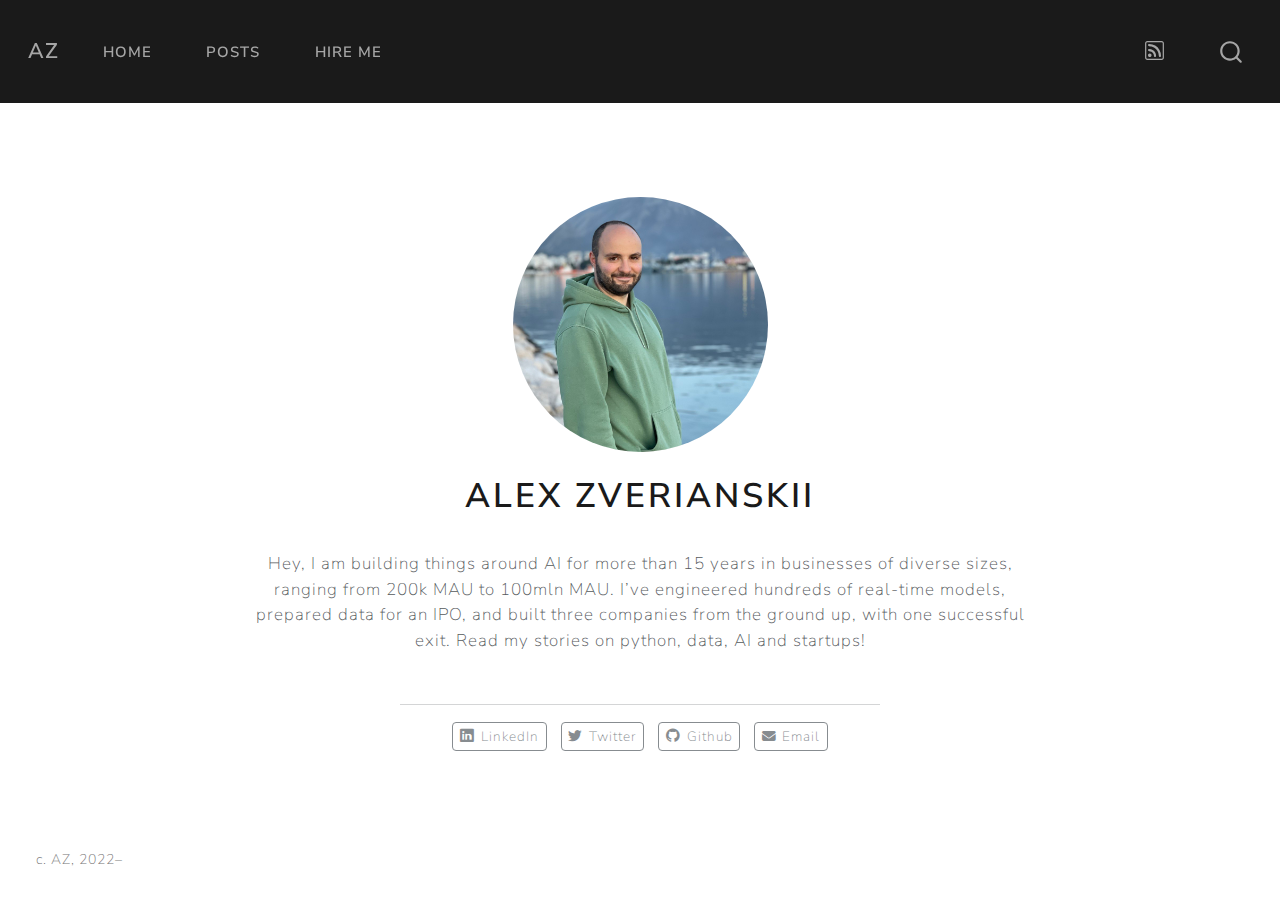
<file: index.html>
<!DOCTYPE html>
<html xmlns="http://www.w3.org/1999/xhtml" lang="en" xml:lang="en"><head>

<meta charset="utf-8">
<meta name="generator" content="quarto-1.5.54">

<meta name="viewport" content="width=device-width, initial-scale=1.0, user-scalable=yes">


<title>Alex Zverianskii – AZ</title>
<style>
code{white-space: pre-wrap;}
span.smallcaps{font-variant: small-caps;}
div.columns{display: flex; gap: min(4vw, 1.5em);}
div.column{flex: auto; overflow-x: auto;}
div.hanging-indent{margin-left: 1.5em; text-indent: -1.5em;}
ul.task-list{list-style: none;}
ul.task-list li input[type="checkbox"] {
  width: 0.8em;
  margin: 0 0.8em 0.2em -1em; /* quarto-specific, see https://github.com/quarto-dev/quarto-cli/issues/4556 */ 
  vertical-align: middle;
}
</style>


<script src="site_libs/quarto-nav/quarto-nav.js"></script>
<script src="site_libs/quarto-nav/headroom.min.js"></script>
<script src="site_libs/clipboard/clipboard.min.js"></script>
<script src="site_libs/quarto-search/autocomplete.umd.js"></script>
<script src="site_libs/quarto-search/fuse.min.js"></script>
<script src="site_libs/quarto-search/quarto-search.js"></script>
<meta name="quarto:offset" content="./">
<link href="./img/favicon.ico" rel="icon">
<script src="site_libs/quarto-html/quarto.js"></script>
<script src="site_libs/quarto-html/popper.min.js"></script>
<script src="site_libs/quarto-html/tippy.umd.min.js"></script>
<link href="site_libs/quarto-html/tippy.css" rel="stylesheet">
<link href="site_libs/quarto-html/quarto-syntax-highlighting.css" rel="stylesheet" id="quarto-text-highlighting-styles">
<script src="site_libs/bootstrap/bootstrap.min.js"></script>
<link href="site_libs/bootstrap/bootstrap-icons.css" rel="stylesheet">
<link href="site_libs/bootstrap/bootstrap.min.css" rel="stylesheet" id="quarto-bootstrap" data-mode="light">
<link href="site_libs/quarto-contrib/fontawesome6-0.1.0/all.css" rel="stylesheet">
<link href="site_libs/quarto-contrib/fontawesome6-0.1.0/latex-fontsize.css" rel="stylesheet">
<script id="quarto-search-options" type="application/json">{
  "location": "navbar",
  "copy-button": false,
  "collapse-after": 3,
  "panel-placement": "end",
  "type": "overlay",
  "limit": 50,
  "keyboard-shortcut": [
    "f",
    "/",
    "s"
  ],
  "show-item-context": false,
  "language": {
    "search-no-results-text": "No results",
    "search-matching-documents-text": "matching documents",
    "search-copy-link-title": "Copy link to search",
    "search-hide-matches-text": "Hide additional matches",
    "search-more-match-text": "more match in this document",
    "search-more-matches-text": "more matches in this document",
    "search-clear-button-title": "Clear",
    "search-text-placeholder": "",
    "search-detached-cancel-button-title": "Cancel",
    "search-submit-button-title": "Submit",
    "search-label": "Search"
  }
}</script>
<script type="text/javascript" src="form.js"></script>


<meta property="og:title" content="Alex Zverianskii – AZ">
<meta property="og:description" content="Personal blog with content on data, ML, AI and startups">
<meta property="og:image" content="https://www.zverianskii.com/img/me.jpg">
<meta property="og:site_name" content="AZ">
<meta name="twitter:title" content="Alex Zverianskii – AZ">
<meta name="twitter:description" content="Personal blog with content on data, ML, AI and startups">
<meta name="twitter:image" content="https://www.zverianskii.com/img/me.jpg">
<meta name="twitter:card" content="summary_large_image">
</head>

<body class="nav-fixed fullcontent">

<div id="quarto-search-results"></div>
  <header id="quarto-header" class="headroom fixed-top">
    <nav class="navbar navbar-expand-lg " data-bs-theme="dark">
      <div class="navbar-container container-fluid">
      <div class="navbar-brand-container mx-auto">
    <a class="navbar-brand" href="./index.html">
    <span class="navbar-title">AZ</span>
    </a>
  </div>
            <div id="quarto-search" class="" title="Search"></div>
          <button class="navbar-toggler" type="button" data-bs-toggle="collapse" data-bs-target="#navbarCollapse" aria-controls="navbarCollapse" role="menu" aria-expanded="false" aria-label="Toggle navigation" onclick="if (window.quartoToggleHeadroom) { window.quartoToggleHeadroom(); }">
  <span class="navbar-toggler-icon"></span>
</button>
          <div class="collapse navbar-collapse" id="navbarCollapse">
            <ul class="navbar-nav navbar-nav-scroll me-auto">
  <li class="nav-item">
    <a class="nav-link active" href="./index.html" aria-current="page"> 
<span class="menu-text">Home</span></a>
  </li>  
  <li class="nav-item">
    <a class="nav-link" href="./posts"> 
<span class="menu-text">Posts</span></a>
  </li>  
  <li class="nav-item">
    <a class="nav-link" href="./hire.html"> 
<span class="menu-text">Hire me</span></a>
  </li>  
</ul>
            <ul class="navbar-nav navbar-nav-scroll ms-auto">
  <li class="nav-item compact">
    <a class="nav-link" href="./posts/index.xml"> <i class="bi bi-rss" role="img">
</i> 
<span class="menu-text"></span></a>
  </li>  
</ul>
          </div> <!-- /navcollapse -->
            <div class="quarto-navbar-tools">
</div>
      </div> <!-- /container-fluid -->
    </nav>
</header>
<!-- content -->
<div id="quarto-content" class="quarto-container page-columns page-rows-contents page-layout-article page-navbar">
<!-- sidebar -->
<!-- margin-sidebar -->
    
<!-- main -->
<div class="quarto-about-jolla">
  <img src="img/me.jpg" class="about-image
  round " style="height: 15em; width: 15em;">
 <header id="title-block-header" class="quarto-title-block default">
<div class="quarto-title">
<h1 class="title">Alex Zverianskii</h1>
</div>
<div class="quarto-title-meta">
  </div>
</header><main class="content" id="quarto-document-content">
<p>Hey, I am building things around AI for more than 15 years in businesses of diverse sizes, ranging from 200k MAU to 100mln MAU. I’ve engineered hundreds of real-time models, prepared data for an IPO, and built three companies from the ground up, with one successful exit. Read my stories on python, data, AI and startups!</p>
<div class="ml-embedded" data-form="lbuNwR">
</div>


</main> 
  <hr class="about-sep">
   <div class="about-links">
  <a href="https://www.linkedin.com/in/zverianskii/" class="about-link" rel="" target="">
    <i class="bi bi-linkedin"></i>
     <span class="about-link-text">LinkedIn</span>
  </a>
  <a href="https://x.com/zverianskii" class="about-link" rel="" target="">
    <i class="bi bi-twitter"></i>
     <span class="about-link-text">Twitter</span>
  </a>
  <a href="https://github.com/zverianskii" class="about-link" rel="" target="">
    <i class="bi bi-github"></i>
     <span class="about-link-text">Github</span>
  </a>
  <a href="mailto:alex+web@zverianskii.com" class="about-link" rel="" target="">
     <span class="about-link-text"><i class="fa-solid fa-envelope" aria-label="envelope"></i> Email</span>
  </a>
</div>
</div>
 <!-- /main -->
<script id="quarto-html-after-body" type="application/javascript">
window.document.addEventListener("DOMContentLoaded", function (event) {
  const toggleBodyColorMode = (bsSheetEl) => {
    const mode = bsSheetEl.getAttribute("data-mode");
    const bodyEl = window.document.querySelector("body");
    if (mode === "dark") {
      bodyEl.classList.add("quarto-dark");
      bodyEl.classList.remove("quarto-light");
    } else {
      bodyEl.classList.add("quarto-light");
      bodyEl.classList.remove("quarto-dark");
    }
  }
  const toggleBodyColorPrimary = () => {
    const bsSheetEl = window.document.querySelector("link#quarto-bootstrap");
    if (bsSheetEl) {
      toggleBodyColorMode(bsSheetEl);
    }
  }
  toggleBodyColorPrimary();  
  const isCodeAnnotation = (el) => {
    for (const clz of el.classList) {
      if (clz.startsWith('code-annotation-')) {                     
        return true;
      }
    }
    return false;
  }
  const onCopySuccess = function(e) {
    // button target
    const button = e.trigger;
    // don't keep focus
    button.blur();
    // flash "checked"
    button.classList.add('code-copy-button-checked');
    var currentTitle = button.getAttribute("title");
    button.setAttribute("title", "Copied!");
    let tooltip;
    if (window.bootstrap) {
      button.setAttribute("data-bs-toggle", "tooltip");
      button.setAttribute("data-bs-placement", "left");
      button.setAttribute("data-bs-title", "Copied!");
      tooltip = new bootstrap.Tooltip(button, 
        { trigger: "manual", 
          customClass: "code-copy-button-tooltip",
          offset: [0, -8]});
      tooltip.show();    
    }
    setTimeout(function() {
      if (tooltip) {
        tooltip.hide();
        button.removeAttribute("data-bs-title");
        button.removeAttribute("data-bs-toggle");
        button.removeAttribute("data-bs-placement");
      }
      button.setAttribute("title", currentTitle);
      button.classList.remove('code-copy-button-checked');
    }, 1000);
    // clear code selection
    e.clearSelection();
  }
  const getTextToCopy = function(trigger) {
      const codeEl = trigger.previousElementSibling.cloneNode(true);
      for (const childEl of codeEl.children) {
        if (isCodeAnnotation(childEl)) {
          childEl.remove();
        }
      }
      return codeEl.innerText;
  }
  const clipboard = new window.ClipboardJS('.code-copy-button:not([data-in-quarto-modal])', {
    text: getTextToCopy
  });
  clipboard.on('success', onCopySuccess);
  if (window.document.getElementById('quarto-embedded-source-code-modal')) {
    // For code content inside modals, clipBoardJS needs to be initialized with a container option
    // TODO: Check when it could be a function (https://github.com/zenorocha/clipboard.js/issues/860)
    const clipboardModal = new window.ClipboardJS('.code-copy-button[data-in-quarto-modal]', {
      text: getTextToCopy,
      container: window.document.getElementById('quarto-embedded-source-code-modal')
    });
    clipboardModal.on('success', onCopySuccess);
  }
    var localhostRegex = new RegExp(/^(?:http|https):\/\/localhost\:?[0-9]*\//);
    var mailtoRegex = new RegExp(/^mailto:/);
      var filterRegex = new RegExp("https:\/\/www\.zverianskii\.com");
    var isInternal = (href) => {
        return filterRegex.test(href) || localhostRegex.test(href) || mailtoRegex.test(href);
    }
    // Inspect non-navigation links and adorn them if external
 	var links = window.document.querySelectorAll('a[href]:not(.nav-link):not(.navbar-brand):not(.toc-action):not(.sidebar-link):not(.sidebar-item-toggle):not(.pagination-link):not(.no-external):not([aria-hidden]):not(.dropdown-item):not(.quarto-navigation-tool):not(.about-link)');
    for (var i=0; i<links.length; i++) {
      const link = links[i];
      if (!isInternal(link.href)) {
        // undo the damage that might have been done by quarto-nav.js in the case of
        // links that we want to consider external
        if (link.dataset.originalHref !== undefined) {
          link.href = link.dataset.originalHref;
        }
      }
    }
  function tippyHover(el, contentFn, onTriggerFn, onUntriggerFn) {
    const config = {
      allowHTML: true,
      maxWidth: 500,
      delay: 100,
      arrow: false,
      appendTo: function(el) {
          return el.parentElement;
      },
      interactive: true,
      interactiveBorder: 10,
      theme: 'quarto',
      placement: 'bottom-start',
    };
    if (contentFn) {
      config.content = contentFn;
    }
    if (onTriggerFn) {
      config.onTrigger = onTriggerFn;
    }
    if (onUntriggerFn) {
      config.onUntrigger = onUntriggerFn;
    }
    window.tippy(el, config); 
  }
  const noterefs = window.document.querySelectorAll('a[role="doc-noteref"]');
  for (var i=0; i<noterefs.length; i++) {
    const ref = noterefs[i];
    tippyHover(ref, function() {
      // use id or data attribute instead here
      let href = ref.getAttribute('data-footnote-href') || ref.getAttribute('href');
      try { href = new URL(href).hash; } catch {}
      const id = href.replace(/^#\/?/, "");
      const note = window.document.getElementById(id);
      if (note) {
        return note.innerHTML;
      } else {
        return "";
      }
    });
  }
  const xrefs = window.document.querySelectorAll('a.quarto-xref');
  const processXRef = (id, note) => {
    // Strip column container classes
    const stripColumnClz = (el) => {
      el.classList.remove("page-full", "page-columns");
      if (el.children) {
        for (const child of el.children) {
          stripColumnClz(child);
        }
      }
    }
    stripColumnClz(note)
    if (id === null || id.startsWith('sec-')) {
      // Special case sections, only their first couple elements
      const container = document.createElement("div");
      if (note.children && note.children.length > 2) {
        container.appendChild(note.children[0].cloneNode(true));
        for (let i = 1; i < note.children.length; i++) {
          const child = note.children[i];
          if (child.tagName === "P" && child.innerText === "") {
            continue;
          } else {
            container.appendChild(child.cloneNode(true));
            break;
          }
        }
        if (window.Quarto?.typesetMath) {
          window.Quarto.typesetMath(container);
        }
        return container.innerHTML
      } else {
        if (window.Quarto?.typesetMath) {
          window.Quarto.typesetMath(note);
        }
        return note.innerHTML;
      }
    } else {
      // Remove any anchor links if they are present
      const anchorLink = note.querySelector('a.anchorjs-link');
      if (anchorLink) {
        anchorLink.remove();
      }
      if (window.Quarto?.typesetMath) {
        window.Quarto.typesetMath(note);
      }
      // TODO in 1.5, we should make sure this works without a callout special case
      if (note.classList.contains("callout")) {
        return note.outerHTML;
      } else {
        return note.innerHTML;
      }
    }
  }
  for (var i=0; i<xrefs.length; i++) {
    const xref = xrefs[i];
    tippyHover(xref, undefined, function(instance) {
      instance.disable();
      let url = xref.getAttribute('href');
      let hash = undefined; 
      if (url.startsWith('#')) {
        hash = url;
      } else {
        try { hash = new URL(url).hash; } catch {}
      }
      if (hash) {
        const id = hash.replace(/^#\/?/, "");
        const note = window.document.getElementById(id);
        if (note !== null) {
          try {
            const html = processXRef(id, note.cloneNode(true));
            instance.setContent(html);
          } finally {
            instance.enable();
            instance.show();
          }
        } else {
          // See if we can fetch this
          fetch(url.split('#')[0])
          .then(res => res.text())
          .then(html => {
            const parser = new DOMParser();
            const htmlDoc = parser.parseFromString(html, "text/html");
            const note = htmlDoc.getElementById(id);
            if (note !== null) {
              const html = processXRef(id, note);
              instance.setContent(html);
            } 
          }).finally(() => {
            instance.enable();
            instance.show();
          });
        }
      } else {
        // See if we can fetch a full url (with no hash to target)
        // This is a special case and we should probably do some content thinning / targeting
        fetch(url)
        .then(res => res.text())
        .then(html => {
          const parser = new DOMParser();
          const htmlDoc = parser.parseFromString(html, "text/html");
          const note = htmlDoc.querySelector('main.content');
          if (note !== null) {
            // This should only happen for chapter cross references
            // (since there is no id in the URL)
            // remove the first header
            if (note.children.length > 0 && note.children[0].tagName === "HEADER") {
              note.children[0].remove();
            }
            const html = processXRef(null, note);
            instance.setContent(html);
          } 
        }).finally(() => {
          instance.enable();
          instance.show();
        });
      }
    }, function(instance) {
    });
  }
      let selectedAnnoteEl;
      const selectorForAnnotation = ( cell, annotation) => {
        let cellAttr = 'data-code-cell="' + cell + '"';
        let lineAttr = 'data-code-annotation="' +  annotation + '"';
        const selector = 'span[' + cellAttr + '][' + lineAttr + ']';
        return selector;
      }
      const selectCodeLines = (annoteEl) => {
        const doc = window.document;
        const targetCell = annoteEl.getAttribute("data-target-cell");
        const targetAnnotation = annoteEl.getAttribute("data-target-annotation");
        const annoteSpan = window.document.querySelector(selectorForAnnotation(targetCell, targetAnnotation));
        const lines = annoteSpan.getAttribute("data-code-lines").split(",");
        const lineIds = lines.map((line) => {
          return targetCell + "-" + line;
        })
        let top = null;
        let height = null;
        let parent = null;
        if (lineIds.length > 0) {
            //compute the position of the single el (top and bottom and make a div)
            const el = window.document.getElementById(lineIds[0]);
            top = el.offsetTop;
            height = el.offsetHeight;
            parent = el.parentElement.parentElement;
          if (lineIds.length > 1) {
            const lastEl = window.document.getElementById(lineIds[lineIds.length - 1]);
            const bottom = lastEl.offsetTop + lastEl.offsetHeight;
            height = bottom - top;
          }
          if (top !== null && height !== null && parent !== null) {
            // cook up a div (if necessary) and position it 
            let div = window.document.getElementById("code-annotation-line-highlight");
            if (div === null) {
              div = window.document.createElement("div");
              div.setAttribute("id", "code-annotation-line-highlight");
              div.style.position = 'absolute';
              parent.appendChild(div);
            }
            div.style.top = top - 2 + "px";
            div.style.height = height + 4 + "px";
            div.style.left = 0;
            let gutterDiv = window.document.getElementById("code-annotation-line-highlight-gutter");
            if (gutterDiv === null) {
              gutterDiv = window.document.createElement("div");
              gutterDiv.setAttribute("id", "code-annotation-line-highlight-gutter");
              gutterDiv.style.position = 'absolute';
              const codeCell = window.document.getElementById(targetCell);
              const gutter = codeCell.querySelector('.code-annotation-gutter');
              gutter.appendChild(gutterDiv);
            }
            gutterDiv.style.top = top - 2 + "px";
            gutterDiv.style.height = height + 4 + "px";
          }
          selectedAnnoteEl = annoteEl;
        }
      };
      const unselectCodeLines = () => {
        const elementsIds = ["code-annotation-line-highlight", "code-annotation-line-highlight-gutter"];
        elementsIds.forEach((elId) => {
          const div = window.document.getElementById(elId);
          if (div) {
            div.remove();
          }
        });
        selectedAnnoteEl = undefined;
      };
        // Handle positioning of the toggle
    window.addEventListener(
      "resize",
      throttle(() => {
        elRect = undefined;
        if (selectedAnnoteEl) {
          selectCodeLines(selectedAnnoteEl);
        }
      }, 10)
    );
    function throttle(fn, ms) {
    let throttle = false;
    let timer;
      return (...args) => {
        if(!throttle) { // first call gets through
            fn.apply(this, args);
            throttle = true;
        } else { // all the others get throttled
            if(timer) clearTimeout(timer); // cancel #2
            timer = setTimeout(() => {
              fn.apply(this, args);
              timer = throttle = false;
            }, ms);
        }
      };
    }
      // Attach click handler to the DT
      const annoteDls = window.document.querySelectorAll('dt[data-target-cell]');
      for (const annoteDlNode of annoteDls) {
        annoteDlNode.addEventListener('click', (event) => {
          const clickedEl = event.target;
          if (clickedEl !== selectedAnnoteEl) {
            unselectCodeLines();
            const activeEl = window.document.querySelector('dt[data-target-cell].code-annotation-active');
            if (activeEl) {
              activeEl.classList.remove('code-annotation-active');
            }
            selectCodeLines(clickedEl);
            clickedEl.classList.add('code-annotation-active');
          } else {
            // Unselect the line
            unselectCodeLines();
            clickedEl.classList.remove('code-annotation-active');
          }
        });
      }
  const findCites = (el) => {
    const parentEl = el.parentElement;
    if (parentEl) {
      const cites = parentEl.dataset.cites;
      if (cites) {
        return {
          el,
          cites: cites.split(' ')
        };
      } else {
        return findCites(el.parentElement)
      }
    } else {
      return undefined;
    }
  };
  var bibliorefs = window.document.querySelectorAll('a[role="doc-biblioref"]');
  for (var i=0; i<bibliorefs.length; i++) {
    const ref = bibliorefs[i];
    const citeInfo = findCites(ref);
    if (citeInfo) {
      tippyHover(citeInfo.el, function() {
        var popup = window.document.createElement('div');
        citeInfo.cites.forEach(function(cite) {
          var citeDiv = window.document.createElement('div');
          citeDiv.classList.add('hanging-indent');
          citeDiv.classList.add('csl-entry');
          var biblioDiv = window.document.getElementById('ref-' + cite);
          if (biblioDiv) {
            citeDiv.innerHTML = biblioDiv.innerHTML;
          }
          popup.appendChild(citeDiv);
        });
        return popup.innerHTML;
      });
    }
  }
});
</script>
</div> <!-- /content -->
<footer class="footer">
  <div class="nav-footer">
    <div class="nav-footer-left">
<ol start="3" type="a">
<li>AZ, 2022–</li>
</ol>
</div>   
    <div class="nav-footer-center">
      &nbsp;
    </div>
    <div class="nav-footer-right">
      &nbsp;
    </div>
  </div>
</footer>




</body></html>
</file>
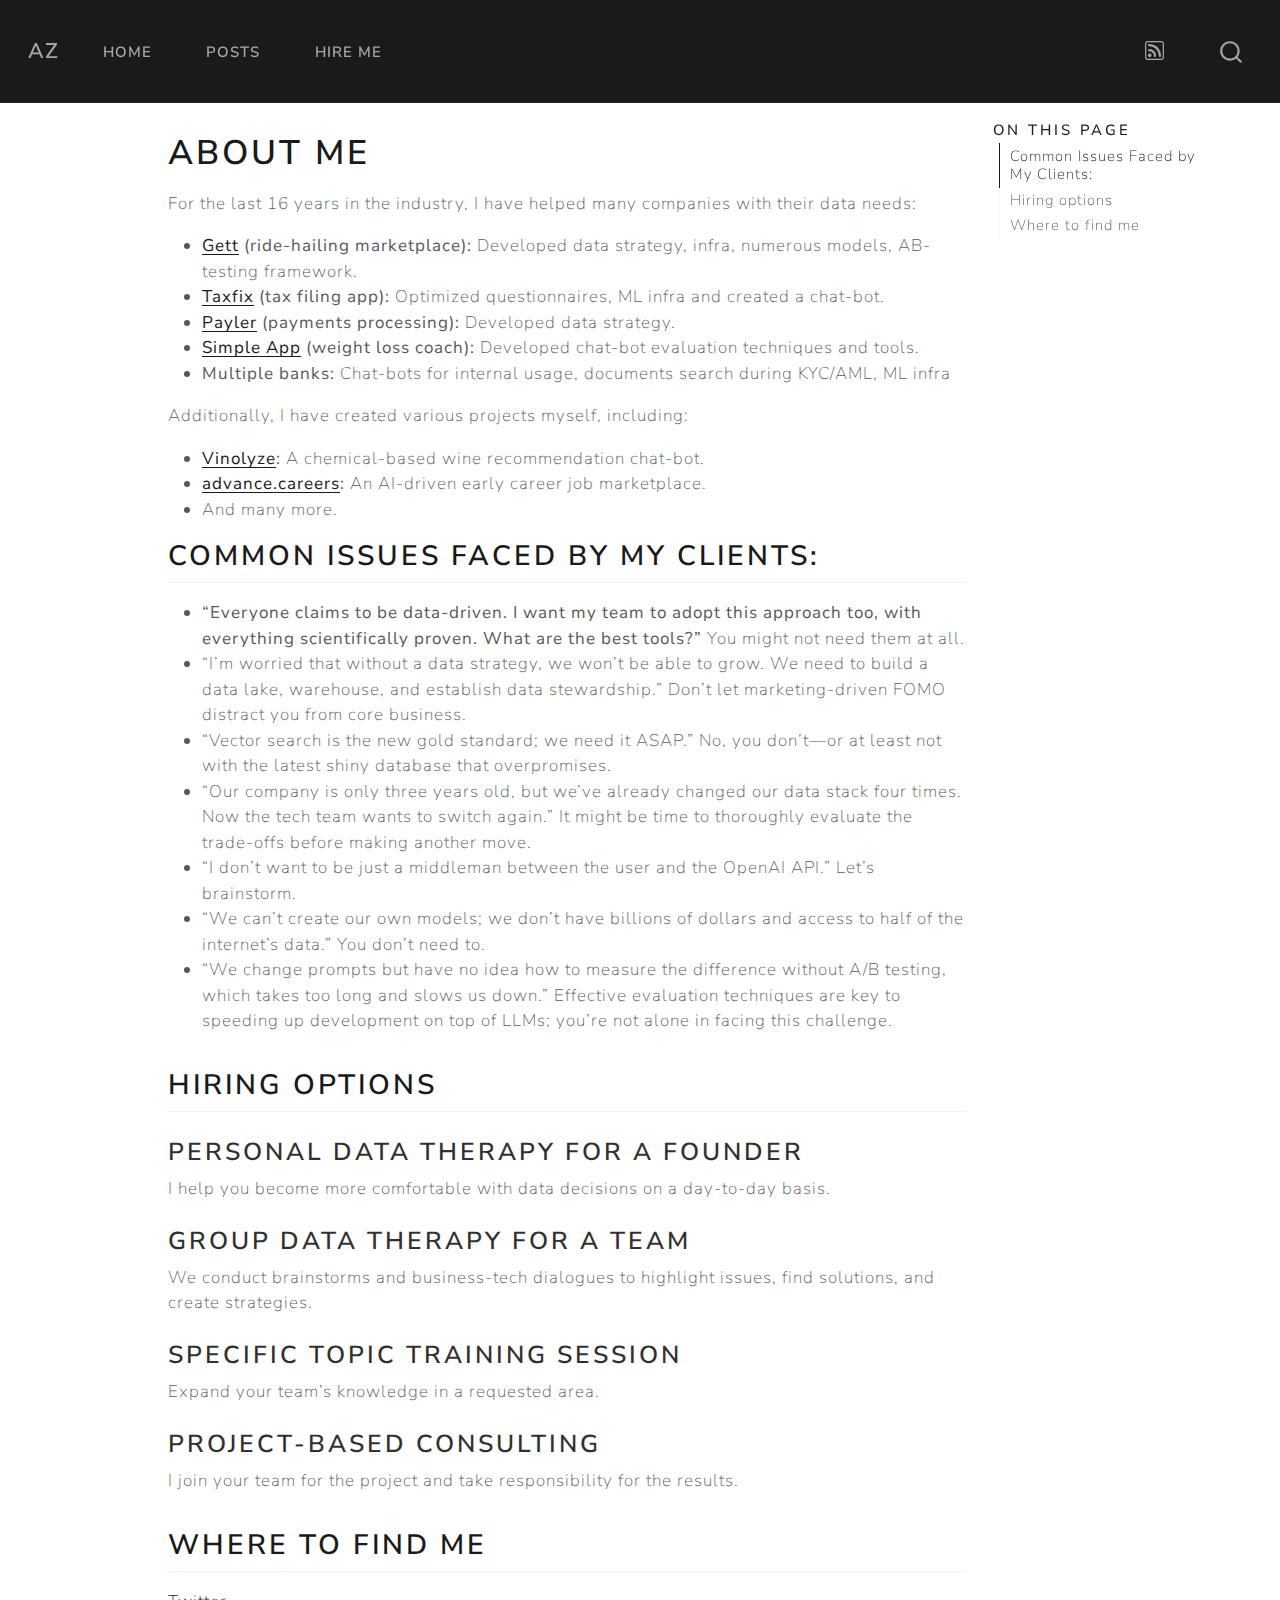
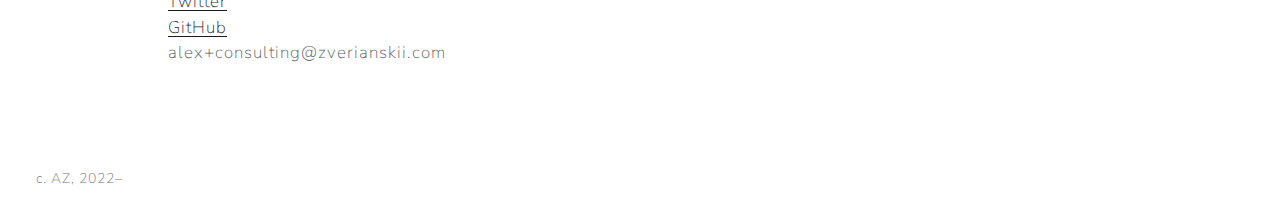
<file: hire.html>
<!DOCTYPE html>
<html xmlns="http://www.w3.org/1999/xhtml" lang="en" xml:lang="en"><head>

<meta charset="utf-8">
<meta name="generator" content="quarto-1.5.54">

<meta name="viewport" content="width=device-width, initial-scale=1.0, user-scalable=yes">


<title>About Me – AZ</title>
<style>
code{white-space: pre-wrap;}
span.smallcaps{font-variant: small-caps;}
div.columns{display: flex; gap: min(4vw, 1.5em);}
div.column{flex: auto; overflow-x: auto;}
div.hanging-indent{margin-left: 1.5em; text-indent: -1.5em;}
ul.task-list{list-style: none;}
ul.task-list li input[type="checkbox"] {
  width: 0.8em;
  margin: 0 0.8em 0.2em -1em; /* quarto-specific, see https://github.com/quarto-dev/quarto-cli/issues/4556 */ 
  vertical-align: middle;
}
</style>


<script src="site_libs/quarto-nav/quarto-nav.js"></script>
<script src="site_libs/quarto-nav/headroom.min.js"></script>
<script src="site_libs/clipboard/clipboard.min.js"></script>
<script src="site_libs/quarto-search/autocomplete.umd.js"></script>
<script src="site_libs/quarto-search/fuse.min.js"></script>
<script src="site_libs/quarto-search/quarto-search.js"></script>
<meta name="quarto:offset" content="./">
<link href="./img/favicon.ico" rel="icon">
<script src="site_libs/quarto-html/quarto.js"></script>
<script src="site_libs/quarto-html/popper.min.js"></script>
<script src="site_libs/quarto-html/tippy.umd.min.js"></script>
<script src="site_libs/quarto-html/anchor.min.js"></script>
<link href="site_libs/quarto-html/tippy.css" rel="stylesheet">
<link href="site_libs/quarto-html/quarto-syntax-highlighting.css" rel="stylesheet" id="quarto-text-highlighting-styles">
<script src="site_libs/bootstrap/bootstrap.min.js"></script>
<link href="site_libs/bootstrap/bootstrap-icons.css" rel="stylesheet">
<link href="site_libs/bootstrap/bootstrap.min.css" rel="stylesheet" id="quarto-bootstrap" data-mode="light">
<script id="quarto-search-options" type="application/json">{
  "location": "navbar",
  "copy-button": false,
  "collapse-after": 3,
  "panel-placement": "end",
  "type": "overlay",
  "limit": 50,
  "keyboard-shortcut": [
    "f",
    "/",
    "s"
  ],
  "show-item-context": false,
  "language": {
    "search-no-results-text": "No results",
    "search-matching-documents-text": "matching documents",
    "search-copy-link-title": "Copy link to search",
    "search-hide-matches-text": "Hide additional matches",
    "search-more-match-text": "more match in this document",
    "search-more-matches-text": "more matches in this document",
    "search-clear-button-title": "Clear",
    "search-text-placeholder": "",
    "search-detached-cancel-button-title": "Cancel",
    "search-submit-button-title": "Submit",
    "search-label": "Search"
  }
}</script>


<meta property="og:title" content="About Me – AZ">
<meta property="og:description" content="Personal blog with content on data, ML, AI and startups">
<meta property="og:site_name" content="AZ">
<meta name="twitter:title" content="About Me – AZ">
<meta name="twitter:description" content="Personal blog with content on data, ML, AI and startups">
<meta name="twitter:card" content="summary">
</head>

<body class="nav-fixed">

<div id="quarto-search-results"></div>
  <header id="quarto-header" class="headroom fixed-top">
    <nav class="navbar navbar-expand-lg " data-bs-theme="dark">
      <div class="navbar-container container-fluid">
      <div class="navbar-brand-container mx-auto">
    <a class="navbar-brand" href="./index.html">
    <span class="navbar-title">AZ</span>
    </a>
  </div>
            <div id="quarto-search" class="" title="Search"></div>
          <button class="navbar-toggler" type="button" data-bs-toggle="collapse" data-bs-target="#navbarCollapse" aria-controls="navbarCollapse" role="menu" aria-expanded="false" aria-label="Toggle navigation" onclick="if (window.quartoToggleHeadroom) { window.quartoToggleHeadroom(); }">
  <span class="navbar-toggler-icon"></span>
</button>
          <div class="collapse navbar-collapse" id="navbarCollapse">
            <ul class="navbar-nav navbar-nav-scroll me-auto">
  <li class="nav-item">
    <a class="nav-link" href="./index.html"> 
<span class="menu-text">Home</span></a>
  </li>  
  <li class="nav-item">
    <a class="nav-link" href="./posts"> 
<span class="menu-text">Posts</span></a>
  </li>  
  <li class="nav-item">
    <a class="nav-link active" href="./hire.html" aria-current="page"> 
<span class="menu-text">Hire me</span></a>
  </li>  
</ul>
            <ul class="navbar-nav navbar-nav-scroll ms-auto">
  <li class="nav-item compact">
    <a class="nav-link" href="./posts/index.xml"> <i class="bi bi-rss" role="img">
</i> 
<span class="menu-text"></span></a>
  </li>  
</ul>
          </div> <!-- /navcollapse -->
            <div class="quarto-navbar-tools">
</div>
      </div> <!-- /container-fluid -->
    </nav>
</header>
<!-- content -->
<div id="quarto-content" class="quarto-container page-columns page-rows-contents page-layout-article page-navbar">
<!-- sidebar -->
<!-- margin-sidebar -->
    <div id="quarto-margin-sidebar" class="sidebar margin-sidebar">
        <nav id="TOC" role="doc-toc" class="toc-active">
    <h2 id="toc-title">On this page</h2>
   
  <ul>
  <li><a href="#common-issues-faced-by-my-clients" id="toc-common-issues-faced-by-my-clients" class="nav-link active" data-scroll-target="#common-issues-faced-by-my-clients">Common Issues Faced by My Clients:</a></li>
  <li><a href="#hiring-options" id="toc-hiring-options" class="nav-link" data-scroll-target="#hiring-options">Hiring options</a>
  <ul class="collapse">
  <li><a href="#personal-data-therapy-for-a-founder" id="toc-personal-data-therapy-for-a-founder" class="nav-link" data-scroll-target="#personal-data-therapy-for-a-founder">Personal Data Therapy for a Founder</a></li>
  <li><a href="#group-data-therapy-for-a-team" id="toc-group-data-therapy-for-a-team" class="nav-link" data-scroll-target="#group-data-therapy-for-a-team">Group Data Therapy for a Team</a></li>
  <li><a href="#specific-topic-training-session" id="toc-specific-topic-training-session" class="nav-link" data-scroll-target="#specific-topic-training-session">Specific Topic Training Session</a></li>
  <li><a href="#project-based-consulting" id="toc-project-based-consulting" class="nav-link" data-scroll-target="#project-based-consulting">Project-Based Consulting</a></li>
  </ul></li>
  <li><a href="#where-to-find-me" id="toc-where-to-find-me" class="nav-link" data-scroll-target="#where-to-find-me">Where to find me</a></li>
  </ul>
</nav>
    </div>
<!-- main -->
<main class="content" id="quarto-document-content">

<header id="title-block-header" class="quarto-title-block default">
<div class="quarto-title">
<h1 class="title">About Me</h1>
</div>



<div class="quarto-title-meta">

    
  
    
  </div>
  


</header>


<p>For the last 16 years in the industry, I have helped many companies with their data needs:</p>
<ul>
<li><strong><a href="https://gett.com">Gett</a> (ride-hailing marketplace):</strong> Developed data strategy, infra, numerous models, AB-testing framework.</li>
<li><strong><a href="https://taxfix.de/en/">Taxfix</a> (tax filing app):</strong> Optimized questionnaires, ML infra and created a chat-bot.</li>
<li><strong><a href="https://payler.com">Payler</a> (payments processing):</strong> Developed data strategy.</li>
<li><strong><a href="https://simple.life">Simple App</a> (weight loss coach):</strong> Developed chat-bot evaluation techniques and tools.</li>
<li><strong>Multiple banks:</strong> Chat-bots for internal usage, documents search during KYC/AML, ML infra</li>
</ul>
<p>Additionally, I have created various projects myself, including:</p>
<ul>
<li><strong><a href="https://www.linkedin.com/company/vinolyze/">Vinolyze</a>:</strong> A chemical-based wine recommendation chat-bot.</li>
<li><strong><a href="https://web.archive.org/web/20190828115451/https://advance.careers/">advance.careers</a>:</strong> An AI-driven early career job marketplace.</li>
<li>And many more.</li>
</ul>
<section id="common-issues-faced-by-my-clients" class="level2">
<h2 class="anchored" data-anchor-id="common-issues-faced-by-my-clients">Common Issues Faced by My Clients:</h2>
<ul>
<li><strong>“Everyone claims to be data-driven. I want my team to adopt this approach too, with everything scientifically proven. What are the best tools?”</strong> You might not need them at all.</li>
<li>“I’m worried that without a data strategy, we won’t be able to grow. We need to build a data lake, warehouse, and establish data stewardship.” Don’t let marketing-driven FOMO distract you from core business.</li>
<li>“Vector search is the new gold standard; we need it ASAP.” No, you don’t—or at least not with the latest shiny database that overpromises.</li>
<li>“Our company is only three years old, but we’ve already changed our data stack four times. Now the tech team wants to switch again.” It might be time to thoroughly evaluate the trade-offs before making another move.</li>
<li>“I don’t want to be just a middleman between the user and the OpenAI API.” Let’s brainstorm.</li>
<li>“We can’t create our own models; we don’t have billions of dollars and access to half of the internet’s data.” You don’t need to.</li>
<li>“We change prompts but have no idea how to measure the difference without A/B testing, which takes too long and slows us down.” Effective evaluation techniques are key to speeding up development on top of LLMs; you’re not alone in facing this challenge.</li>
</ul>
</section>
<section id="hiring-options" class="level2">
<h2 class="anchored" data-anchor-id="hiring-options">Hiring options</h2>
<section id="personal-data-therapy-for-a-founder" class="level3">
<h3 class="anchored" data-anchor-id="personal-data-therapy-for-a-founder">Personal Data Therapy for a Founder</h3>
<p>I help you become more comfortable with data decisions on a day-to-day basis.</p>
</section>
<section id="group-data-therapy-for-a-team" class="level3">
<h3 class="anchored" data-anchor-id="group-data-therapy-for-a-team">Group Data Therapy for a Team</h3>
<p>We conduct brainstorms and business-tech dialogues to highlight issues, find solutions, and create strategies.</p>
</section>
<section id="specific-topic-training-session" class="level3">
<h3 class="anchored" data-anchor-id="specific-topic-training-session">Specific Topic Training Session</h3>
<p>Expand your team’s knowledge in a requested area.</p>
</section>
<section id="project-based-consulting" class="level3">
<h3 class="anchored" data-anchor-id="project-based-consulting">Project-Based Consulting</h3>
<p>I join your team for the project and take responsibility for the results.</p>
</section>
</section>
<section id="where-to-find-me" class="level2">
<h2 class="anchored" data-anchor-id="where-to-find-me">Where to find me</h2>
<ul class="list-unstyled">
<li>
<a href="https://twitter.com/zverianskii">Twitter</a>
</li>
<li>
<a href="https://github.com/zverianskii">GitHub</a>
</li>
<li>
alex+consulting@zverianskii.com
</li>
</ul>


</section>

</main> <!-- /main -->
<script id="quarto-html-after-body" type="application/javascript">
window.document.addEventListener("DOMContentLoaded", function (event) {
  const toggleBodyColorMode = (bsSheetEl) => {
    const mode = bsSheetEl.getAttribute("data-mode");
    const bodyEl = window.document.querySelector("body");
    if (mode === "dark") {
      bodyEl.classList.add("quarto-dark");
      bodyEl.classList.remove("quarto-light");
    } else {
      bodyEl.classList.add("quarto-light");
      bodyEl.classList.remove("quarto-dark");
    }
  }
  const toggleBodyColorPrimary = () => {
    const bsSheetEl = window.document.querySelector("link#quarto-bootstrap");
    if (bsSheetEl) {
      toggleBodyColorMode(bsSheetEl);
    }
  }
  toggleBodyColorPrimary();  
  const icon = "";
  const anchorJS = new window.AnchorJS();
  anchorJS.options = {
    placement: 'right',
    icon: icon
  };
  anchorJS.add('.anchored');
  const isCodeAnnotation = (el) => {
    for (const clz of el.classList) {
      if (clz.startsWith('code-annotation-')) {                     
        return true;
      }
    }
    return false;
  }
  const onCopySuccess = function(e) {
    // button target
    const button = e.trigger;
    // don't keep focus
    button.blur();
    // flash "checked"
    button.classList.add('code-copy-button-checked');
    var currentTitle = button.getAttribute("title");
    button.setAttribute("title", "Copied!");
    let tooltip;
    if (window.bootstrap) {
      button.setAttribute("data-bs-toggle", "tooltip");
      button.setAttribute("data-bs-placement", "left");
      button.setAttribute("data-bs-title", "Copied!");
      tooltip = new bootstrap.Tooltip(button, 
        { trigger: "manual", 
          customClass: "code-copy-button-tooltip",
          offset: [0, -8]});
      tooltip.show();    
    }
    setTimeout(function() {
      if (tooltip) {
        tooltip.hide();
        button.removeAttribute("data-bs-title");
        button.removeAttribute("data-bs-toggle");
        button.removeAttribute("data-bs-placement");
      }
      button.setAttribute("title", currentTitle);
      button.classList.remove('code-copy-button-checked');
    }, 1000);
    // clear code selection
    e.clearSelection();
  }
  const getTextToCopy = function(trigger) {
      const codeEl = trigger.previousElementSibling.cloneNode(true);
      for (const childEl of codeEl.children) {
        if (isCodeAnnotation(childEl)) {
          childEl.remove();
        }
      }
      return codeEl.innerText;
  }
  const clipboard = new window.ClipboardJS('.code-copy-button:not([data-in-quarto-modal])', {
    text: getTextToCopy
  });
  clipboard.on('success', onCopySuccess);
  if (window.document.getElementById('quarto-embedded-source-code-modal')) {
    // For code content inside modals, clipBoardJS needs to be initialized with a container option
    // TODO: Check when it could be a function (https://github.com/zenorocha/clipboard.js/issues/860)
    const clipboardModal = new window.ClipboardJS('.code-copy-button[data-in-quarto-modal]', {
      text: getTextToCopy,
      container: window.document.getElementById('quarto-embedded-source-code-modal')
    });
    clipboardModal.on('success', onCopySuccess);
  }
    var localhostRegex = new RegExp(/^(?:http|https):\/\/localhost\:?[0-9]*\//);
    var mailtoRegex = new RegExp(/^mailto:/);
      var filterRegex = new RegExp("https:\/\/www\.zverianskii\.com");
    var isInternal = (href) => {
        return filterRegex.test(href) || localhostRegex.test(href) || mailtoRegex.test(href);
    }
    // Inspect non-navigation links and adorn them if external
 	var links = window.document.querySelectorAll('a[href]:not(.nav-link):not(.navbar-brand):not(.toc-action):not(.sidebar-link):not(.sidebar-item-toggle):not(.pagination-link):not(.no-external):not([aria-hidden]):not(.dropdown-item):not(.quarto-navigation-tool):not(.about-link)');
    for (var i=0; i<links.length; i++) {
      const link = links[i];
      if (!isInternal(link.href)) {
        // undo the damage that might have been done by quarto-nav.js in the case of
        // links that we want to consider external
        if (link.dataset.originalHref !== undefined) {
          link.href = link.dataset.originalHref;
        }
      }
    }
  function tippyHover(el, contentFn, onTriggerFn, onUntriggerFn) {
    const config = {
      allowHTML: true,
      maxWidth: 500,
      delay: 100,
      arrow: false,
      appendTo: function(el) {
          return el.parentElement;
      },
      interactive: true,
      interactiveBorder: 10,
      theme: 'quarto',
      placement: 'bottom-start',
    };
    if (contentFn) {
      config.content = contentFn;
    }
    if (onTriggerFn) {
      config.onTrigger = onTriggerFn;
    }
    if (onUntriggerFn) {
      config.onUntrigger = onUntriggerFn;
    }
    window.tippy(el, config); 
  }
  const noterefs = window.document.querySelectorAll('a[role="doc-noteref"]');
  for (var i=0; i<noterefs.length; i++) {
    const ref = noterefs[i];
    tippyHover(ref, function() {
      // use id or data attribute instead here
      let href = ref.getAttribute('data-footnote-href') || ref.getAttribute('href');
      try { href = new URL(href).hash; } catch {}
      const id = href.replace(/^#\/?/, "");
      const note = window.document.getElementById(id);
      if (note) {
        return note.innerHTML;
      } else {
        return "";
      }
    });
  }
  const xrefs = window.document.querySelectorAll('a.quarto-xref');
  const processXRef = (id, note) => {
    // Strip column container classes
    const stripColumnClz = (el) => {
      el.classList.remove("page-full", "page-columns");
      if (el.children) {
        for (const child of el.children) {
          stripColumnClz(child);
        }
      }
    }
    stripColumnClz(note)
    if (id === null || id.startsWith('sec-')) {
      // Special case sections, only their first couple elements
      const container = document.createElement("div");
      if (note.children && note.children.length > 2) {
        container.appendChild(note.children[0].cloneNode(true));
        for (let i = 1; i < note.children.length; i++) {
          const child = note.children[i];
          if (child.tagName === "P" && child.innerText === "") {
            continue;
          } else {
            container.appendChild(child.cloneNode(true));
            break;
          }
        }
        if (window.Quarto?.typesetMath) {
          window.Quarto.typesetMath(container);
        }
        return container.innerHTML
      } else {
        if (window.Quarto?.typesetMath) {
          window.Quarto.typesetMath(note);
        }
        return note.innerHTML;
      }
    } else {
      // Remove any anchor links if they are present
      const anchorLink = note.querySelector('a.anchorjs-link');
      if (anchorLink) {
        anchorLink.remove();
      }
      if (window.Quarto?.typesetMath) {
        window.Quarto.typesetMath(note);
      }
      // TODO in 1.5, we should make sure this works without a callout special case
      if (note.classList.contains("callout")) {
        return note.outerHTML;
      } else {
        return note.innerHTML;
      }
    }
  }
  for (var i=0; i<xrefs.length; i++) {
    const xref = xrefs[i];
    tippyHover(xref, undefined, function(instance) {
      instance.disable();
      let url = xref.getAttribute('href');
      let hash = undefined; 
      if (url.startsWith('#')) {
        hash = url;
      } else {
        try { hash = new URL(url).hash; } catch {}
      }
      if (hash) {
        const id = hash.replace(/^#\/?/, "");
        const note = window.document.getElementById(id);
        if (note !== null) {
          try {
            const html = processXRef(id, note.cloneNode(true));
            instance.setContent(html);
          } finally {
            instance.enable();
            instance.show();
          }
        } else {
          // See if we can fetch this
          fetch(url.split('#')[0])
          .then(res => res.text())
          .then(html => {
            const parser = new DOMParser();
            const htmlDoc = parser.parseFromString(html, "text/html");
            const note = htmlDoc.getElementById(id);
            if (note !== null) {
              const html = processXRef(id, note);
              instance.setContent(html);
            } 
          }).finally(() => {
            instance.enable();
            instance.show();
          });
        }
      } else {
        // See if we can fetch a full url (with no hash to target)
        // This is a special case and we should probably do some content thinning / targeting
        fetch(url)
        .then(res => res.text())
        .then(html => {
          const parser = new DOMParser();
          const htmlDoc = parser.parseFromString(html, "text/html");
          const note = htmlDoc.querySelector('main.content');
          if (note !== null) {
            // This should only happen for chapter cross references
            // (since there is no id in the URL)
            // remove the first header
            if (note.children.length > 0 && note.children[0].tagName === "HEADER") {
              note.children[0].remove();
            }
            const html = processXRef(null, note);
            instance.setContent(html);
          } 
        }).finally(() => {
          instance.enable();
          instance.show();
        });
      }
    }, function(instance) {
    });
  }
      let selectedAnnoteEl;
      const selectorForAnnotation = ( cell, annotation) => {
        let cellAttr = 'data-code-cell="' + cell + '"';
        let lineAttr = 'data-code-annotation="' +  annotation + '"';
        const selector = 'span[' + cellAttr + '][' + lineAttr + ']';
        return selector;
      }
      const selectCodeLines = (annoteEl) => {
        const doc = window.document;
        const targetCell = annoteEl.getAttribute("data-target-cell");
        const targetAnnotation = annoteEl.getAttribute("data-target-annotation");
        const annoteSpan = window.document.querySelector(selectorForAnnotation(targetCell, targetAnnotation));
        const lines = annoteSpan.getAttribute("data-code-lines").split(",");
        const lineIds = lines.map((line) => {
          return targetCell + "-" + line;
        })
        let top = null;
        let height = null;
        let parent = null;
        if (lineIds.length > 0) {
            //compute the position of the single el (top and bottom and make a div)
            const el = window.document.getElementById(lineIds[0]);
            top = el.offsetTop;
            height = el.offsetHeight;
            parent = el.parentElement.parentElement;
          if (lineIds.length > 1) {
            const lastEl = window.document.getElementById(lineIds[lineIds.length - 1]);
            const bottom = lastEl.offsetTop + lastEl.offsetHeight;
            height = bottom - top;
          }
          if (top !== null && height !== null && parent !== null) {
            // cook up a div (if necessary) and position it 
            let div = window.document.getElementById("code-annotation-line-highlight");
            if (div === null) {
              div = window.document.createElement("div");
              div.setAttribute("id", "code-annotation-line-highlight");
              div.style.position = 'absolute';
              parent.appendChild(div);
            }
            div.style.top = top - 2 + "px";
            div.style.height = height + 4 + "px";
            div.style.left = 0;
            let gutterDiv = window.document.getElementById("code-annotation-line-highlight-gutter");
            if (gutterDiv === null) {
              gutterDiv = window.document.createElement("div");
              gutterDiv.setAttribute("id", "code-annotation-line-highlight-gutter");
              gutterDiv.style.position = 'absolute';
              const codeCell = window.document.getElementById(targetCell);
              const gutter = codeCell.querySelector('.code-annotation-gutter');
              gutter.appendChild(gutterDiv);
            }
            gutterDiv.style.top = top - 2 + "px";
            gutterDiv.style.height = height + 4 + "px";
          }
          selectedAnnoteEl = annoteEl;
        }
      };
      const unselectCodeLines = () => {
        const elementsIds = ["code-annotation-line-highlight", "code-annotation-line-highlight-gutter"];
        elementsIds.forEach((elId) => {
          const div = window.document.getElementById(elId);
          if (div) {
            div.remove();
          }
        });
        selectedAnnoteEl = undefined;
      };
        // Handle positioning of the toggle
    window.addEventListener(
      "resize",
      throttle(() => {
        elRect = undefined;
        if (selectedAnnoteEl) {
          selectCodeLines(selectedAnnoteEl);
        }
      }, 10)
    );
    function throttle(fn, ms) {
    let throttle = false;
    let timer;
      return (...args) => {
        if(!throttle) { // first call gets through
            fn.apply(this, args);
            throttle = true;
        } else { // all the others get throttled
            if(timer) clearTimeout(timer); // cancel #2
            timer = setTimeout(() => {
              fn.apply(this, args);
              timer = throttle = false;
            }, ms);
        }
      };
    }
      // Attach click handler to the DT
      const annoteDls = window.document.querySelectorAll('dt[data-target-cell]');
      for (const annoteDlNode of annoteDls) {
        annoteDlNode.addEventListener('click', (event) => {
          const clickedEl = event.target;
          if (clickedEl !== selectedAnnoteEl) {
            unselectCodeLines();
            const activeEl = window.document.querySelector('dt[data-target-cell].code-annotation-active');
            if (activeEl) {
              activeEl.classList.remove('code-annotation-active');
            }
            selectCodeLines(clickedEl);
            clickedEl.classList.add('code-annotation-active');
          } else {
            // Unselect the line
            unselectCodeLines();
            clickedEl.classList.remove('code-annotation-active');
          }
        });
      }
  const findCites = (el) => {
    const parentEl = el.parentElement;
    if (parentEl) {
      const cites = parentEl.dataset.cites;
      if (cites) {
        return {
          el,
          cites: cites.split(' ')
        };
      } else {
        return findCites(el.parentElement)
      }
    } else {
      return undefined;
    }
  };
  var bibliorefs = window.document.querySelectorAll('a[role="doc-biblioref"]');
  for (var i=0; i<bibliorefs.length; i++) {
    const ref = bibliorefs[i];
    const citeInfo = findCites(ref);
    if (citeInfo) {
      tippyHover(citeInfo.el, function() {
        var popup = window.document.createElement('div');
        citeInfo.cites.forEach(function(cite) {
          var citeDiv = window.document.createElement('div');
          citeDiv.classList.add('hanging-indent');
          citeDiv.classList.add('csl-entry');
          var biblioDiv = window.document.getElementById('ref-' + cite);
          if (biblioDiv) {
            citeDiv.innerHTML = biblioDiv.innerHTML;
          }
          popup.appendChild(citeDiv);
        });
        return popup.innerHTML;
      });
    }
  }
});
</script>
</div> <!-- /content -->
<footer class="footer">
  <div class="nav-footer">
    <div class="nav-footer-left">
<ol start="3" type="a">
<li>AZ, 2022–</li>
</ol>
</div>   
    <div class="nav-footer-center">
      &nbsp;
    </div>
    <div class="nav-footer-right">
      &nbsp;
    </div>
  </div>
</footer>




</body></html>
</file>
<file: site_libs/quarto-html/tippy.css>
.tippy-box[data-animation=fade][data-state=hidden]{opacity:0}[data-tippy-root]{max-width:calc(100vw - 10px)}.tippy-box{position:relative;background-color:#333;color:#fff;border-radius:4px;font-size:14px;line-height:1.4;white-space:normal;outline:0;transition-property:transform,visibility,opacity}.tippy-box[data-placement^=top]>.tippy-arrow{bottom:0}.tippy-box[data-placement^=top]>.tippy-arrow:before{bottom:-7px;left:0;border-width:8px 8px 0;border-top-color:initial;transform-origin:center top}.tippy-box[data-placement^=bottom]>.tippy-arrow{top:0}.tippy-box[data-placement^=bottom]>.tippy-arrow:before{top:-7px;left:0;border-width:0 8px 8px;border-bottom-color:initial;transform-origin:center bottom}.tippy-box[data-placement^=left]>.tippy-arrow{right:0}.tippy-box[data-placement^=left]>.tippy-arrow:before{border-width:8px 0 8px 8px;border-left-color:initial;right:-7px;transform-origin:center left}.tippy-box[data-placement^=right]>.tippy-arrow{left:0}.tippy-box[data-placement^=right]>.tippy-arrow:before{left:-7px;border-width:8px 8px 8px 0;border-right-color:initial;transform-origin:center right}.tippy-box[data-inertia][data-state=visible]{transition-timing-function:cubic-bezier(.54,1.5,.38,1.11)}.tippy-arrow{width:16px;height:16px;color:#333}.tippy-arrow:before{content:"";position:absolute;border-color:transparent;border-style:solid}.tippy-content{position:relative;padding:5px 9px;z-index:1}
</file>
<file: site_libs/quarto-html/quarto-syntax-highlighting.css>
/* quarto syntax highlight colors */
:root {
  --quarto-hl-ot-color: #003B4F;
  --quarto-hl-at-color: #657422;
  --quarto-hl-ss-color: #20794D;
  --quarto-hl-an-color: #5E5E5E;
  --quarto-hl-fu-color: #4758AB;
  --quarto-hl-st-color: #20794D;
  --quarto-hl-cf-color: #003B4F;
  --quarto-hl-op-color: #5E5E5E;
  --quarto-hl-er-color: #AD0000;
  --quarto-hl-bn-color: #AD0000;
  --quarto-hl-al-color: #AD0000;
  --quarto-hl-va-color: #111111;
  --quarto-hl-bu-color: inherit;
  --quarto-hl-ex-color: inherit;
  --quarto-hl-pp-color: #AD0000;
  --quarto-hl-in-color: #5E5E5E;
  --quarto-hl-vs-color: #20794D;
  --quarto-hl-wa-color: #5E5E5E;
  --quarto-hl-do-color: #5E5E5E;
  --quarto-hl-im-color: #00769E;
  --quarto-hl-ch-color: #20794D;
  --quarto-hl-dt-color: #AD0000;
  --quarto-hl-fl-color: #AD0000;
  --quarto-hl-co-color: #5E5E5E;
  --quarto-hl-cv-color: #5E5E5E;
  --quarto-hl-cn-color: #8f5902;
  --quarto-hl-sc-color: #5E5E5E;
  --quarto-hl-dv-color: #AD0000;
  --quarto-hl-kw-color: #003B4F;
}

/* other quarto variables */
:root {
  --quarto-font-monospace: SFMono-Regular, Menlo, Monaco, Consolas, "Liberation Mono", "Courier New", monospace;
}

pre > code.sourceCode > span {
  color: #003B4F;
}

code span {
  color: #003B4F;
}

code.sourceCode > span {
  color: #003B4F;
}

div.sourceCode,
div.sourceCode pre.sourceCode {
  color: #003B4F;
}

code span.ot {
  color: #003B4F;
  font-style: inherit;
}

code span.at {
  color: #657422;
  font-style: inherit;
}

code span.ss {
  color: #20794D;
  font-style: inherit;
}

code span.an {
  color: #5E5E5E;
  font-style: inherit;
}

code span.fu {
  color: #4758AB;
  font-style: inherit;
}

code span.st {
  color: #20794D;
  font-style: inherit;
}

code span.cf {
  color: #003B4F;
  font-weight: bold;
  font-style: inherit;
}

code span.op {
  color: #5E5E5E;
  font-style: inherit;
}

code span.er {
  color: #AD0000;
  font-style: inherit;
}

code span.bn {
  color: #AD0000;
  font-style: inherit;
}

code span.al {
  color: #AD0000;
  font-style: inherit;
}

code span.va {
  color: #111111;
  font-style: inherit;
}

code span.bu {
  font-style: inherit;
}

code span.ex {
  font-style: inherit;
}

code span.pp {
  color: #AD0000;
  font-style: inherit;
}

code span.in {
  color: #5E5E5E;
  font-style: inherit;
}

code span.vs {
  color: #20794D;
  font-style: inherit;
}

code span.wa {
  color: #5E5E5E;
  font-style: italic;
}

code span.do {
  color: #5E5E5E;
  font-style: italic;
}

code span.im {
  color: #00769E;
  font-style: inherit;
}

code span.ch {
  color: #20794D;
  font-style: inherit;
}

code span.dt {
  color: #AD0000;
  font-style: inherit;
}

code span.fl {
  color: #AD0000;
  font-style: inherit;
}

code span.co {
  color: #5E5E5E;
  font-style: inherit;
}

code span.cv {
  color: #5E5E5E;
  font-style: italic;
}

code span.cn {
  color: #8f5902;
  font-style: inherit;
}

code span.sc {
  color: #5E5E5E;
  font-style: inherit;
}

code span.dv {
  color: #AD0000;
  font-style: inherit;
}

code span.kw {
  color: #003B4F;
  font-weight: bold;
  font-style: inherit;
}

.prevent-inlining {
  content: "</";
}

/*# sourceMappingURL=debc5d5d77c3f9108843748ff7464032.css.map */
</file>
<file: site_libs/quarto-contrib/fontawesome6-0.1.0/latex-fontsize.css>
.fa-tiny {
  font-size: 0.5em;
}
.fa-scriptsize {
  font-size: 0.7em;
}
.fa-footnotesize {
  font-size: 0.8em;
}
.fa-small {
  font-size: 0.9em;
}
.fa-normalsize {
  font-size: 1em;
}
.fa-large {
  font-size: 1.2em;
}
.fa-Large {
  font-size: 1.5em;
}
.fa-LARGE {
  font-size: 1.75em;
}
.fa-huge {
  font-size: 2em;
}
.fa-Huge {
  font-size: 2.5em;
}
</file>
